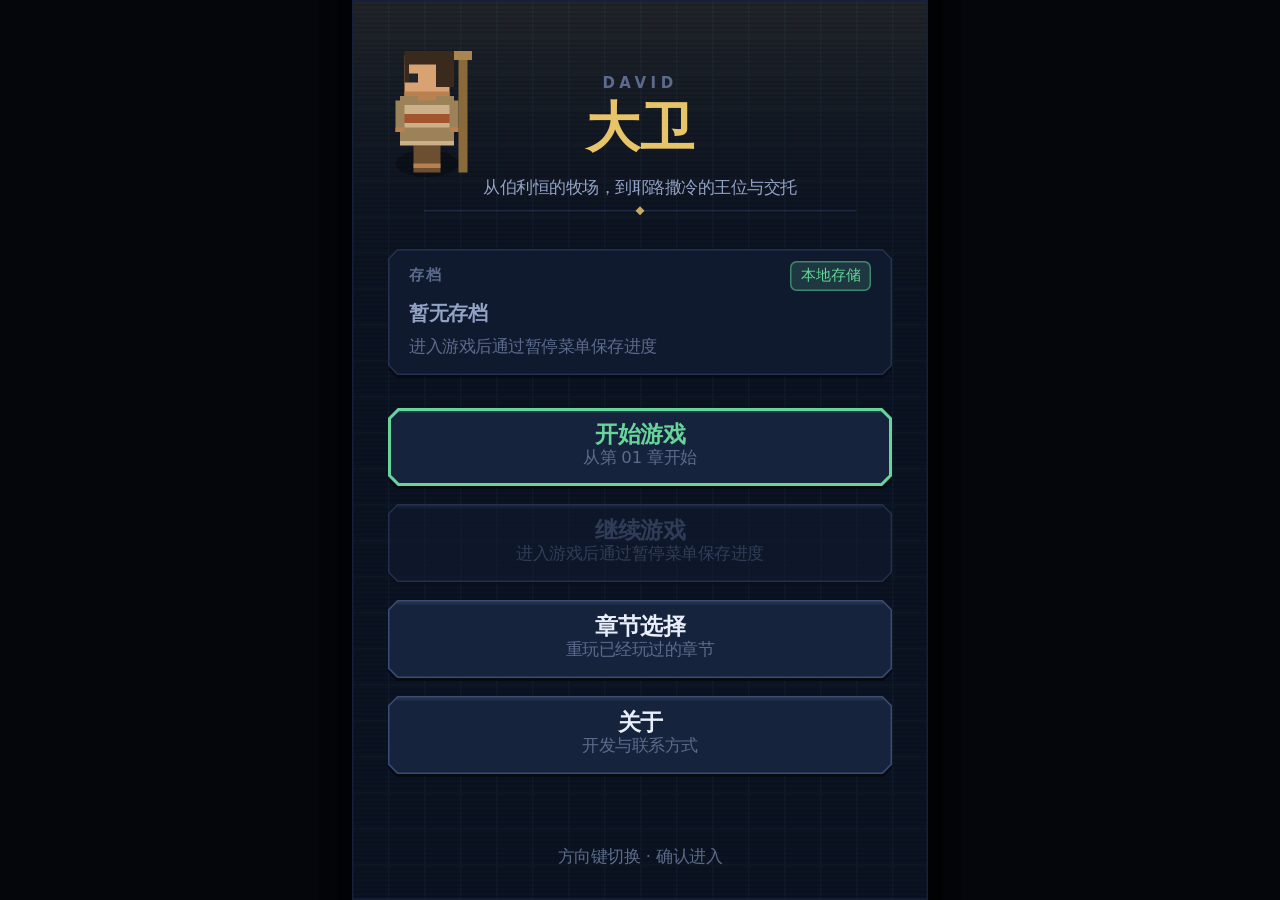
<file: david/index.html>
<!doctype html>
<html lang="zh-CN">
<head>
  <meta charset="UTF-8">
  <meta name="viewport" content="width=device-width, initial-scale=1, viewport-fit=cover, user-scalable=no">
  <meta name="theme-color" content="#04060c">
  <meta name="description" content="大卫 · 像素风叙事探索游戏（H5 单机）">
  <meta name="apple-mobile-web-app-capable" content="yes">
  <meta name="mobile-web-app-capable" content="yes">
  <meta name="apple-mobile-web-app-status-bar-style" content="black-translucent">
  <title>大卫 · 像素风叙事探索游戏</title>
  <script type="module" crossorigin src="./assets/boot-B3NMLn7i.js"></script>
  <link rel="stylesheet" crossorigin href="./assets/index-BGLu3ukb.css">
</head>
<body>
  <canvas id="app" aria-label="游戏画面" role="img"></canvas>
  <noscript>此页面需要启用 JavaScript 才能运行。</noscript>
</body>
</html>
</file>
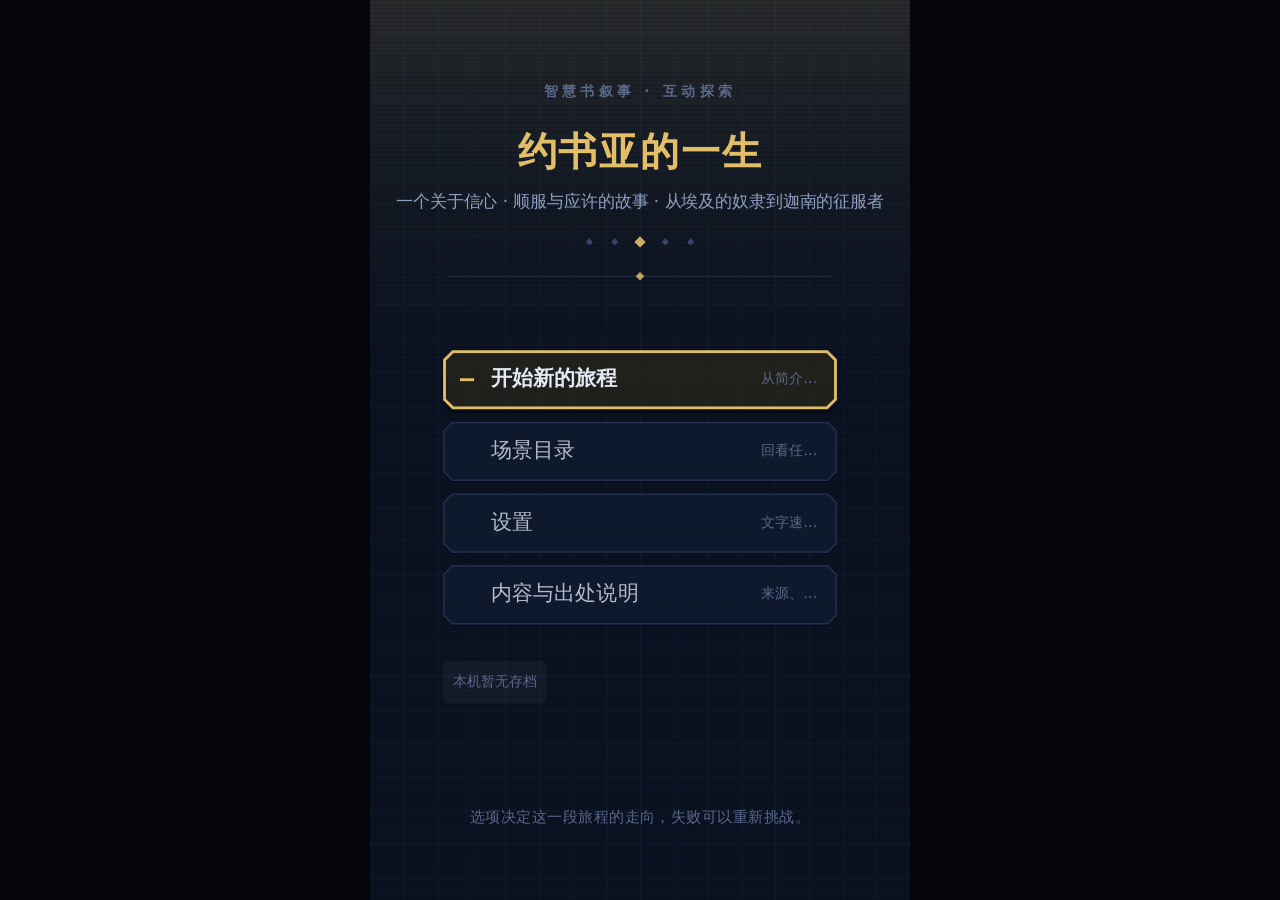
<file: x/index.html>
<!doctype html>
<html lang="zh-CN">
<head>
  <meta charset="UTF-8">
  <meta name="viewport" content="width=device-width, initial-scale=1, viewport-fit=cover, user-scalable=no">
  <meta name="theme-color" content="#04060c">
  <meta name="description" content="《应许之地：约书亚记》像素风剧情探索游戏 · 本地单机版">
  <meta name="apple-mobile-web-app-capable" content="yes">
  <meta name="mobile-web-app-capable" content="yes">
  <meta name="apple-mobile-web-app-status-bar-style" content="black-translucent">
  <title>应许之地：约书亚记</title>
  <script type="module" crossorigin src="./assets/loading-CKiOBVZF.js"></script>
  <link rel="stylesheet" crossorigin href="./assets/index-frSP74IQ.css">
</head>
<body>
  <canvas id="app" aria-label="游戏画面" role="img"></canvas>
  <noscript>此页面需要启用 JavaScript 才能运行游戏。</noscript>
</body>
</html>
</file>
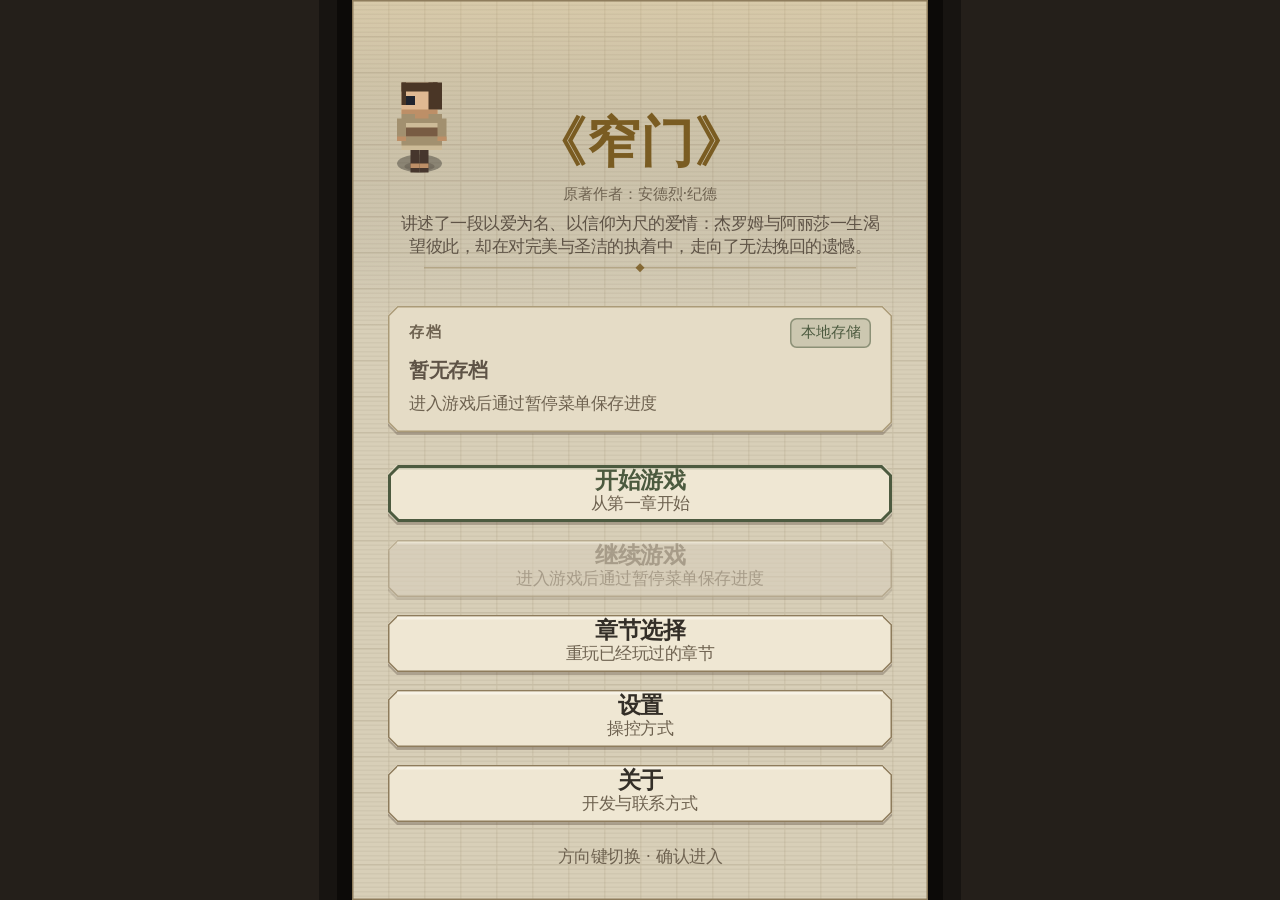
<file: zhaimen/index.html>
<!doctype html>
<html lang="zh-CN">
<head>
  <meta charset="UTF-8">
  <meta name="viewport" content="width=device-width, initial-scale=1, viewport-fit=cover, user-scalable=no">
  <meta name="theme-color" content="#D8CFB8">
  <meta name="description" content="窄门 · 像素风叙事探索游戏（H5 单机）">
  <meta name="apple-mobile-web-app-capable" content="yes">
  <meta name="mobile-web-app-capable" content="yes">
  <meta name="apple-mobile-web-app-status-bar-style" content="black-translucent">
  <title>《窄门》 一段因追求完美，而错过一生的爱情 · 像素风叙事探索游</title>
  <script type="module" crossorigin src="./assets/boot-XY9s1BuE.js"></script>
  <link rel="stylesheet" crossorigin href="./assets/index-DjcenKEA.css">
</head>
<body>
  <canvas id="app" aria-label="游戏画面" role="img"></canvas>
  <noscript>此页面需要启用 JavaScript 才能运行。</noscript>
</body>
</html>
</file>
<file: david/assets/index-BGLu3ukb.css>
*{box-sizing:border-box;-webkit-user-select:none;user-select:none;-webkit-touch-callout:none;-webkit-user-drag:none;-webkit-tap-highlight-color:transparent}::selection{background:transparent}:root{--safe-top: env(safe-area-inset-top, 0px);--safe-right: env(safe-area-inset-right, 0px);--safe-bottom: env(safe-area-inset-bottom, 0px);--safe-left: env(safe-area-inset-left, 0px)}html,body{width:100%;height:100%;margin:0;overflow:hidden;background:#04060c;overscroll-behavior:none}body{position:fixed;inset:0;touch-action:none;-webkit-user-select:none;user-select:none;-webkit-touch-callout:none;-webkit-tap-highlight-color:transparent;font-family:PingFang SC,Hiragino Sans GB,Microsoft YaHei,system-ui,sans-serif}canvas{display:block;width:100%;height:100%;touch-action:none}noscript{position:absolute;inset:0;display:flex;align-items:center;justify-content:center;color:#93a3c6;font-size:14px}
</file>
<file: x/assets/index-frSP74IQ.css>
*{box-sizing:border-box;-webkit-user-select:none;user-select:none;-webkit-touch-callout:none;-webkit-user-drag:none;-webkit-tap-highlight-color:transparent}:root{--safe-top: env(safe-area-inset-top, 0px);--safe-right: env(safe-area-inset-right, 0px);--safe-bottom: env(safe-area-inset-bottom, 0px);--safe-left: env(safe-area-inset-left, 0px)}html,body{width:100%;height:100%;margin:0;overflow:hidden;background:#04060c;overscroll-behavior:none;touch-action:none}body{position:fixed;inset:0;-webkit-user-select:none;user-select:none;-webkit-touch-callout:none;-webkit-tap-highlight-color:transparent;font-family:PingFang SC,Hiragino Sans GB,Microsoft YaHei,system-ui,sans-serif}canvas{display:block;width:100%;height:100%;touch-action:none;-webkit-user-select:none;user-select:none;-webkit-touch-callout:none;-webkit-tap-highlight-color:transparent;outline:none}noscript{position:absolute;inset:0;display:flex;align-items:center;justify-content:center;color:#93a3c6;font-size:14px}
</file>
<file: zhaimen/assets/index-DjcenKEA.css>
*{box-sizing:border-box;-webkit-user-select:none;user-select:none;-webkit-touch-callout:none;-webkit-user-drag:none;-webkit-tap-highlight-color:transparent}::selection{background:transparent}:root{--safe-top: env(safe-area-inset-top, 0px);--safe-right: env(safe-area-inset-right, 0px);--safe-bottom: env(safe-area-inset-bottom, 0px);--safe-left: env(safe-area-inset-left, 0px)}html,body{width:100%;height:100%;margin:0;overflow:hidden;background:#241f1a;overscroll-behavior:none}body{position:fixed;inset:0;touch-action:none;-webkit-user-select:none;user-select:none;-webkit-touch-callout:none;-webkit-tap-highlight-color:transparent;font-family:PingFang SC,Hiragino Sans GB,Microsoft YaHei,system-ui,sans-serif}canvas{display:block;width:100%;height:100%;touch-action:none}noscript{position:absolute;inset:0;display:flex;align-items:center;justify-content:center;color:#5e5346;font-size:14px}
</file>
